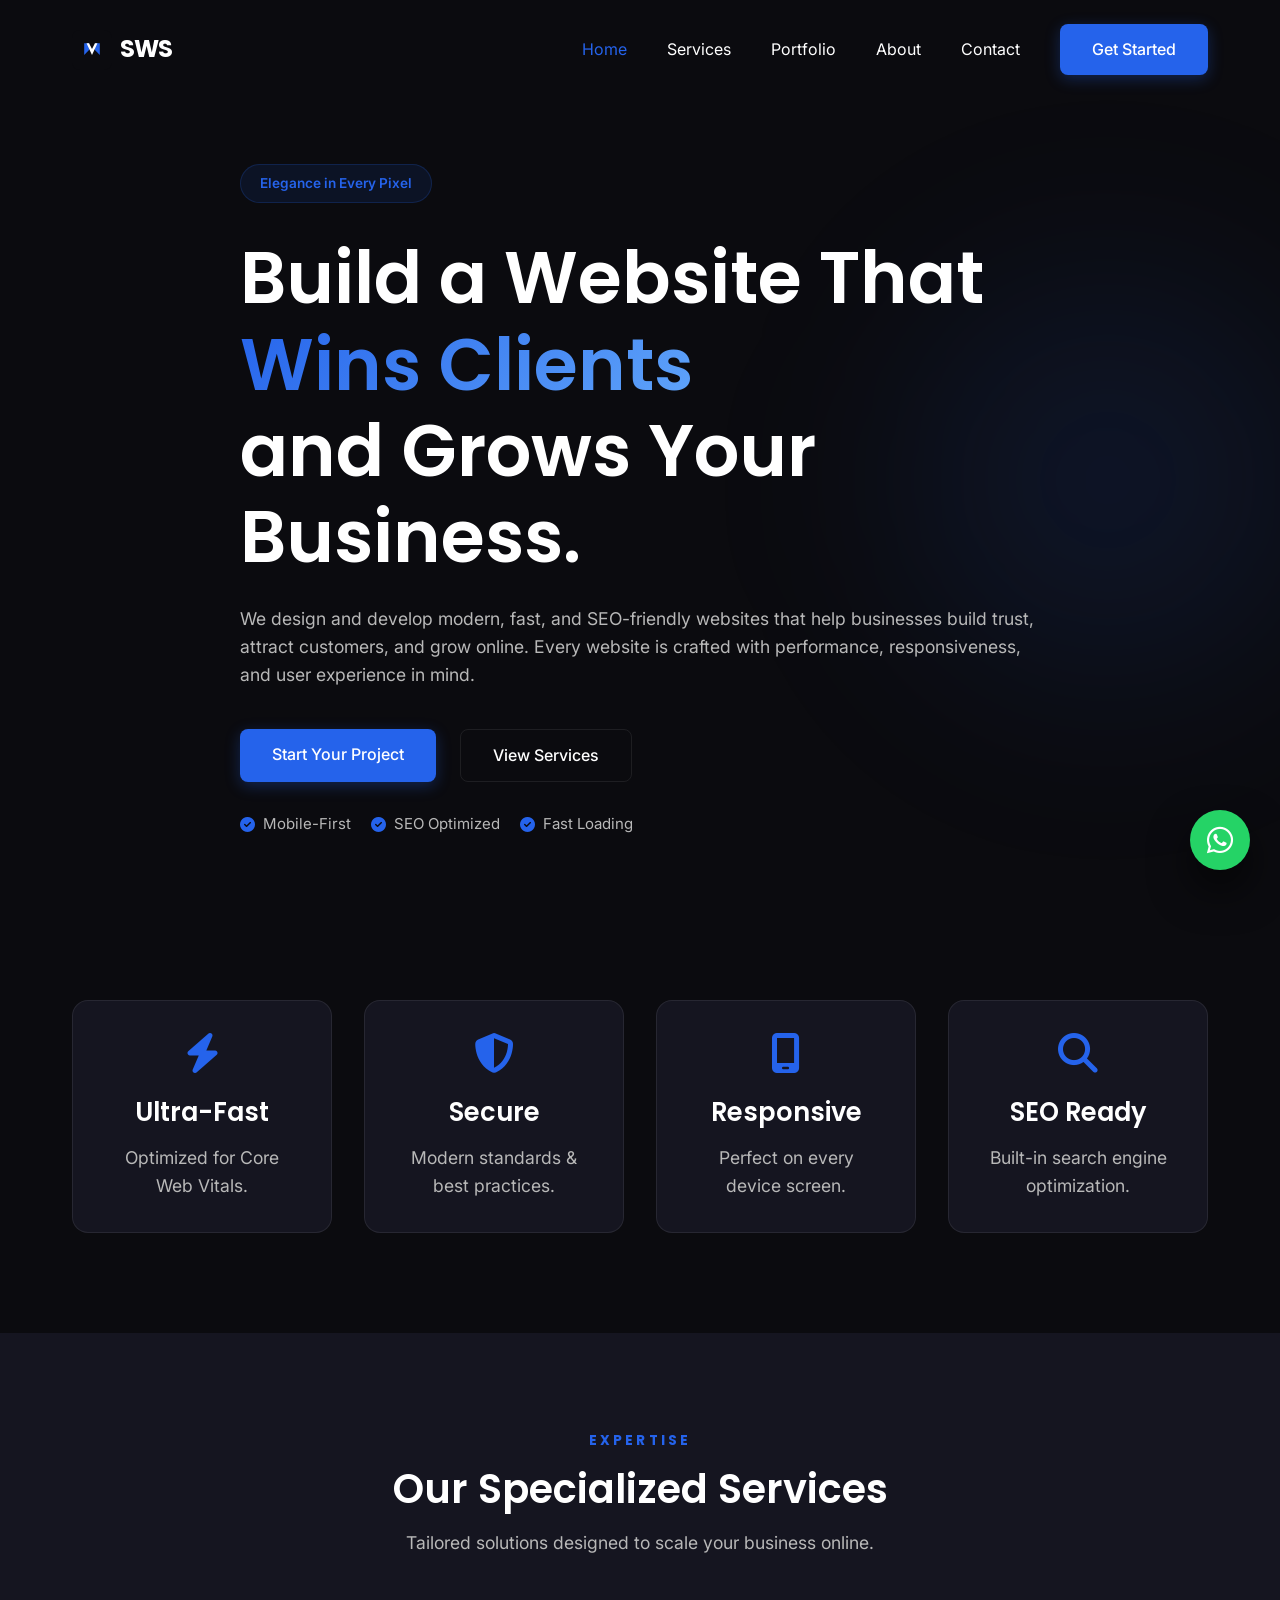
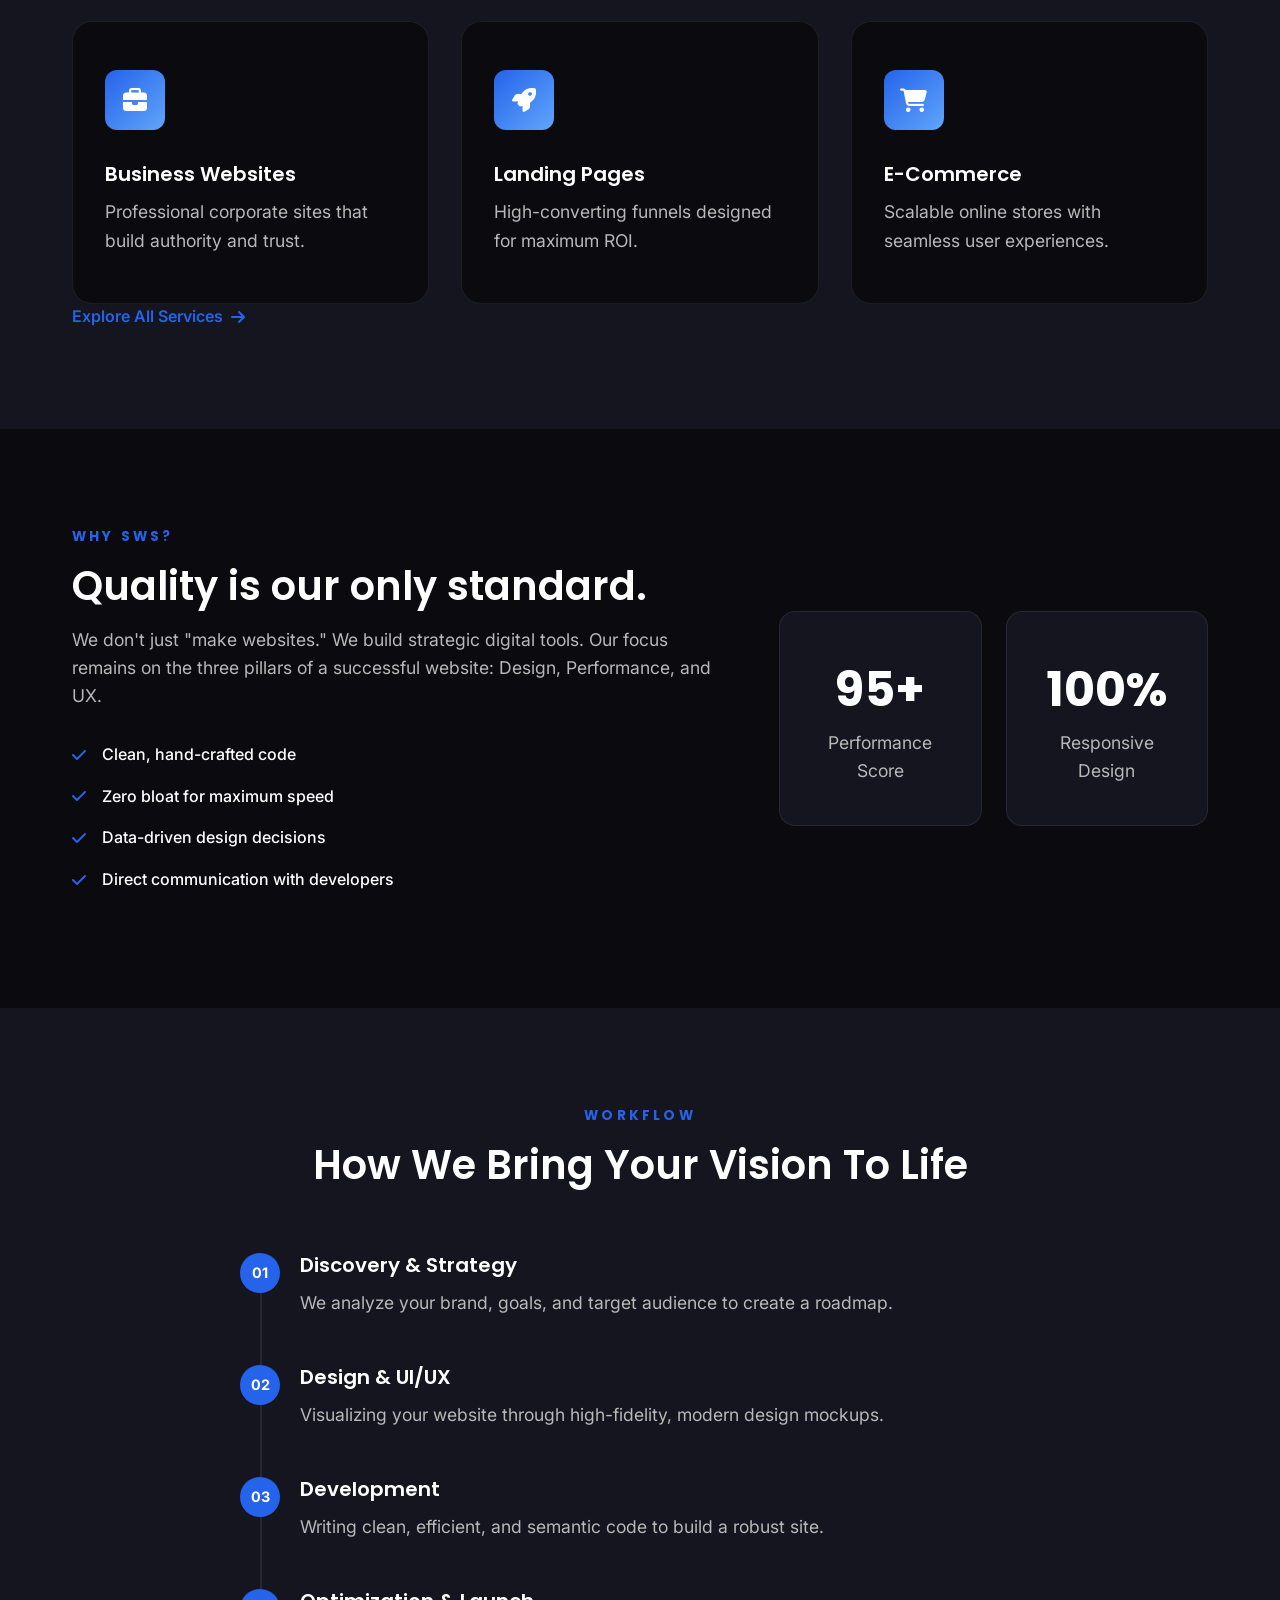
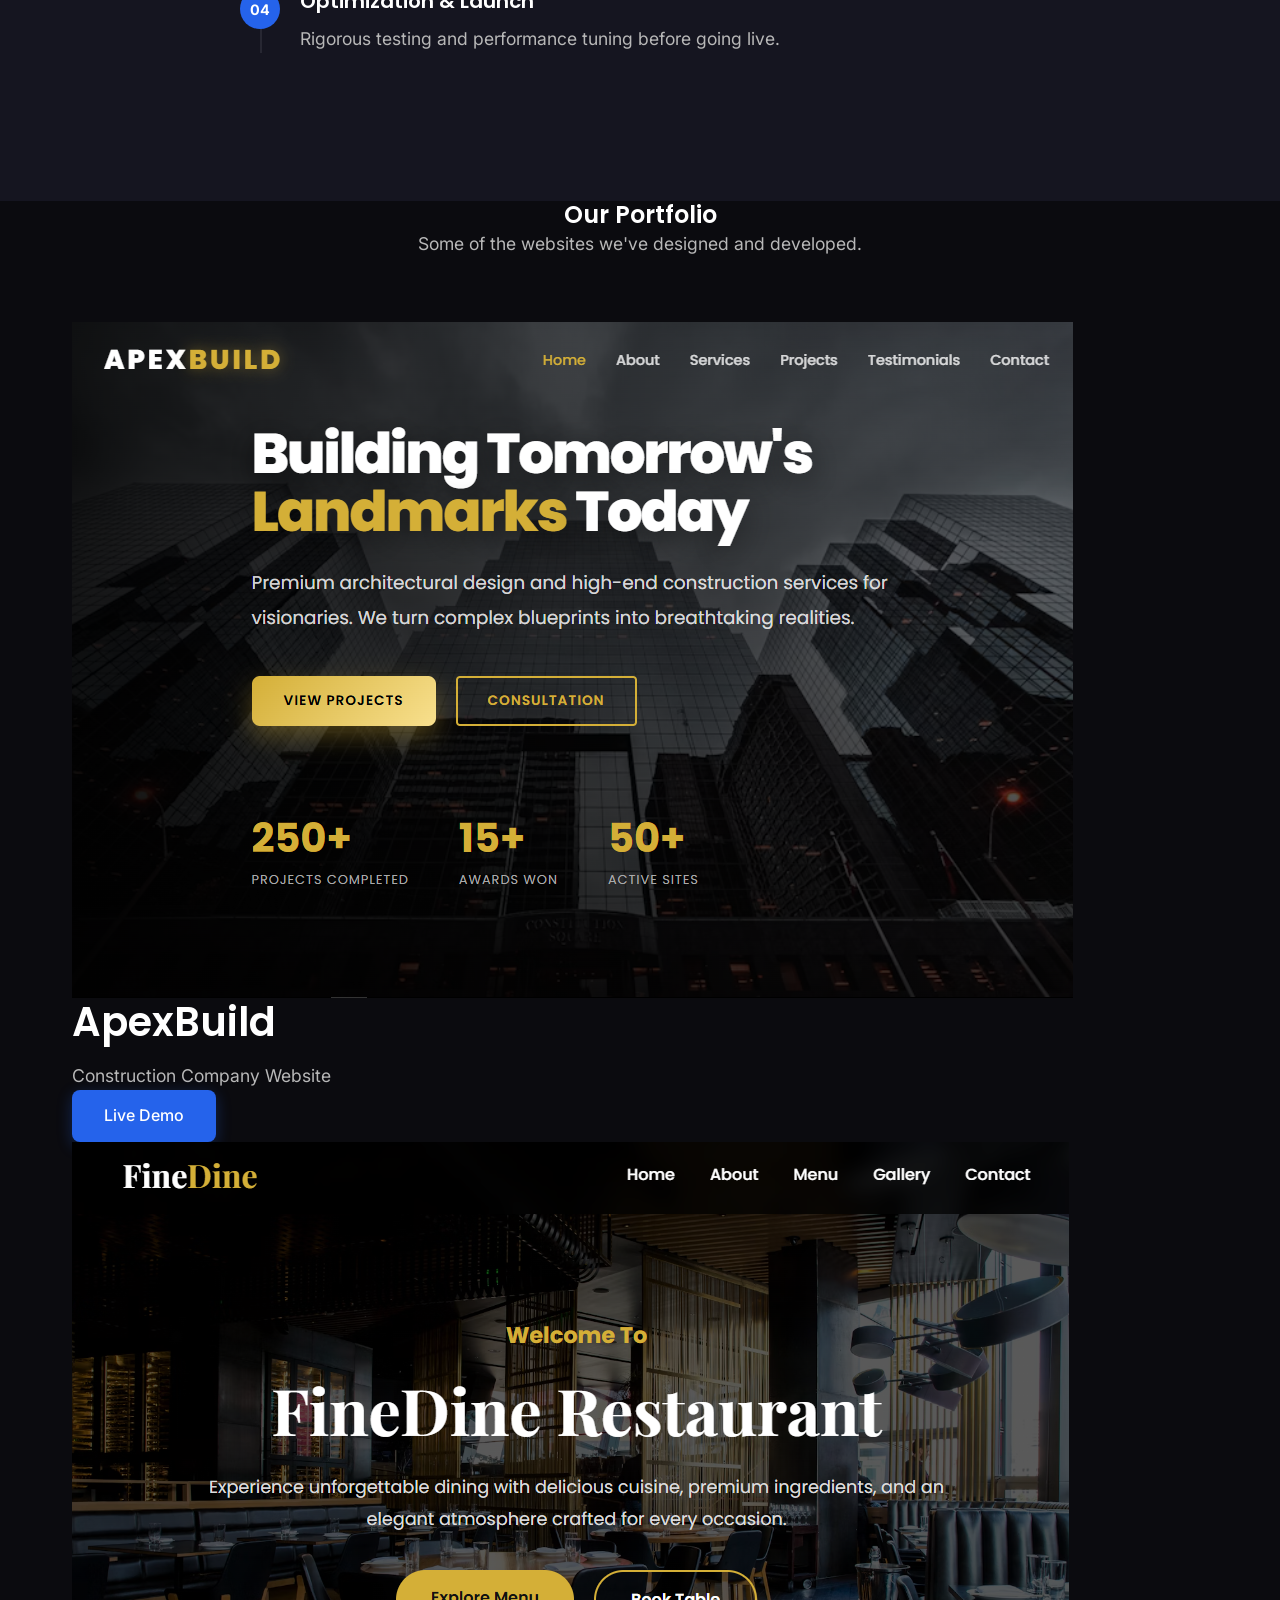
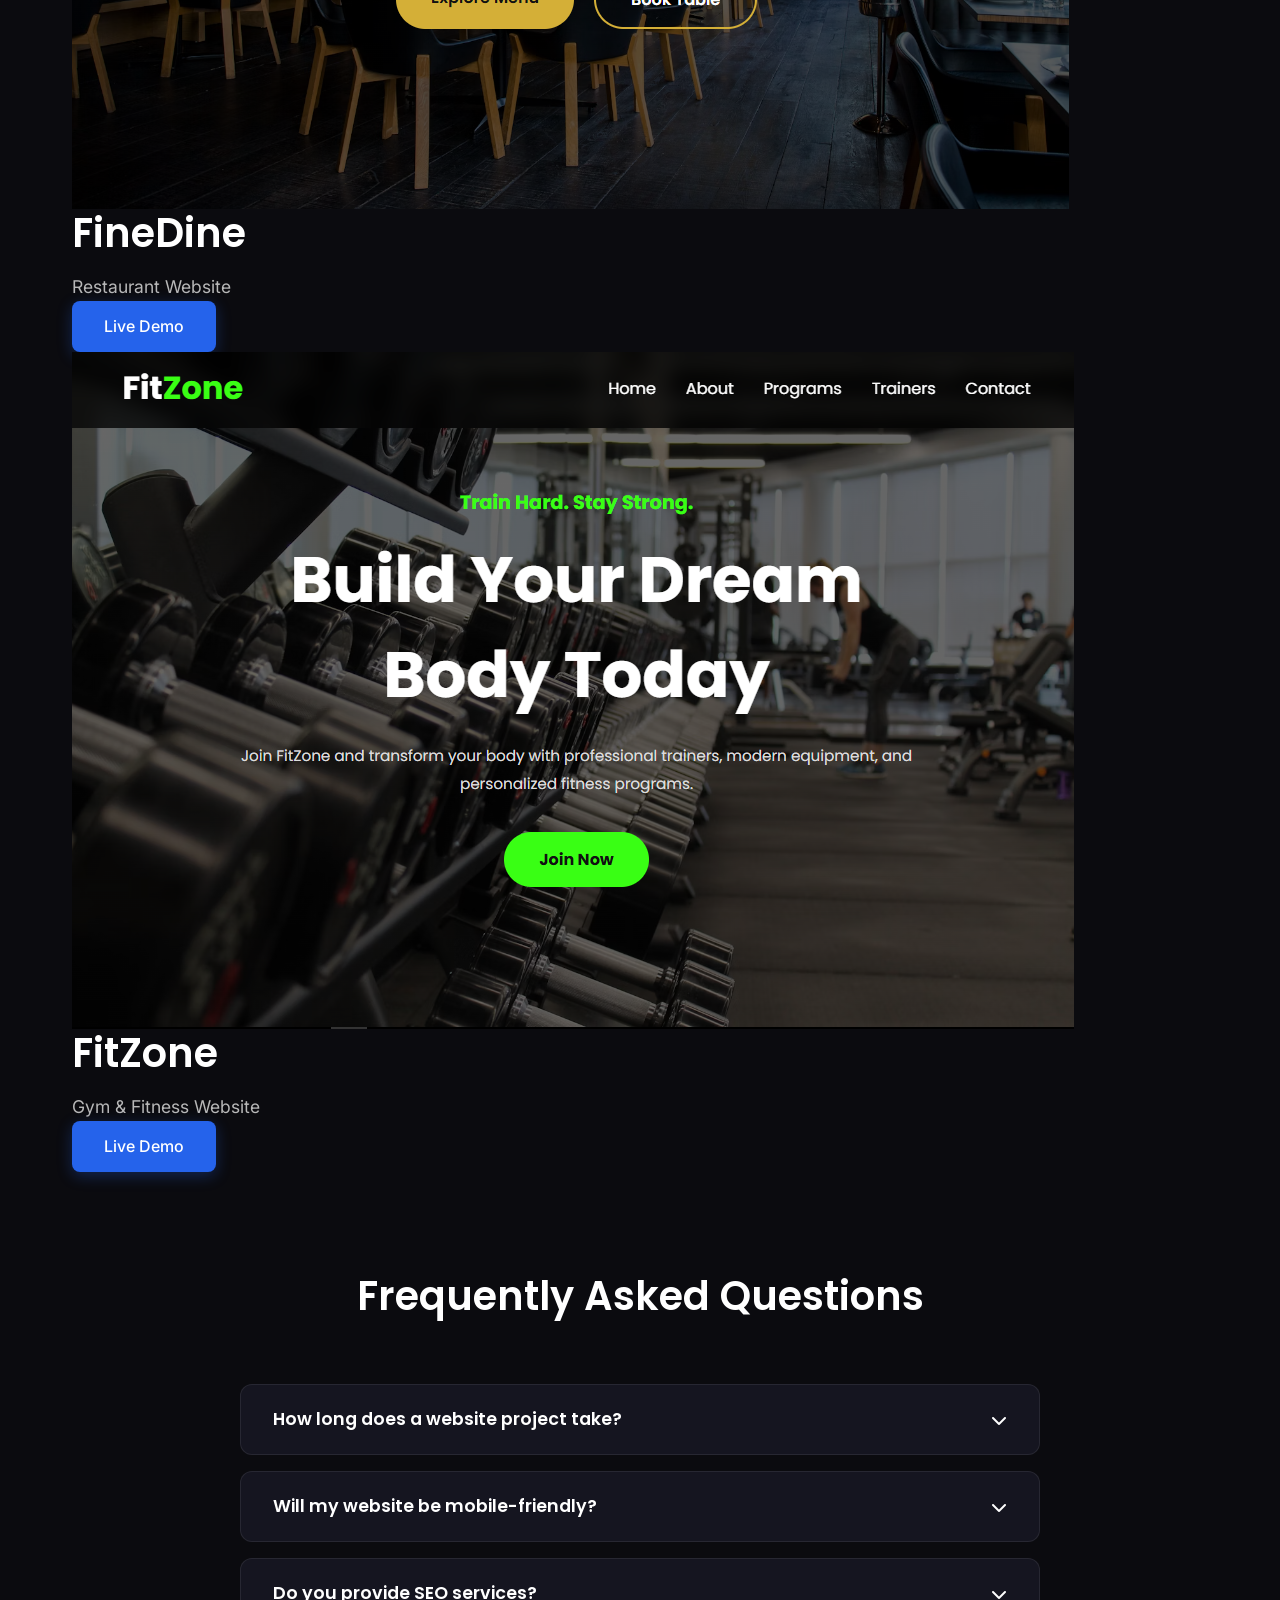
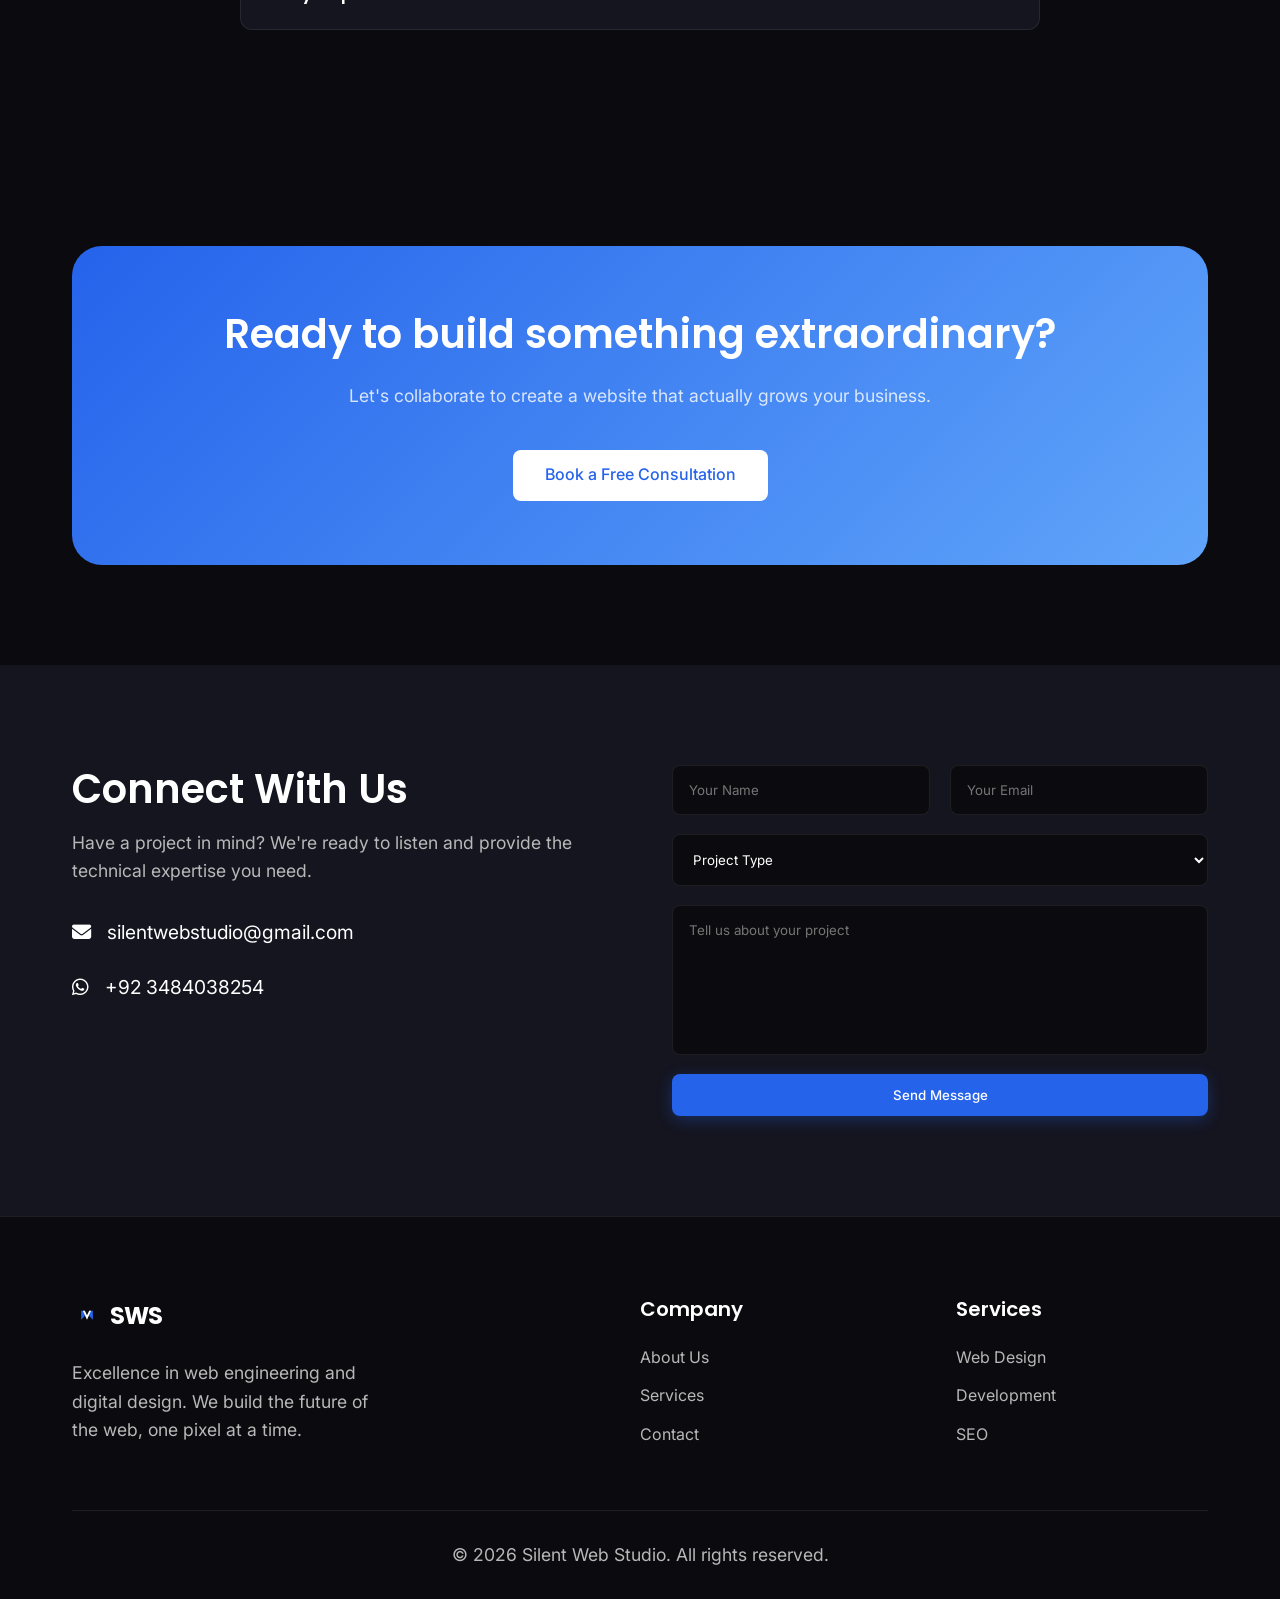
<file: index.html>
<!DOCTYPE html>
<html lang="en">
<head>
    <meta charset="UTF-8">
    <meta name="viewport" content="width=device-width, initial-scale=1.0">
    
    <!-- SEO Meta Tags -->
    <title>Silent Web Studio | Premium Web Design & Development Agency</title>
    <meta name="description" content="Elevate your digital presence with Silent Web Studio. We specialize in high-end, performance-driven web design, custom development, and SEO optimization for growing brands.">
    <meta name="keywords" content="Web Design Agency, Custom Web Development, SEO Optimization, Premium Websites, Silent Web Studio, UI/UX Design, Responsive Design">
    <link rel="canonical" href="#">

    <!-- Open Graph / Facebook -->
    <meta property="og:type" content="website">
    <meta property="og:url" content="#">
    <meta property="og:title" content="Silent Web Studio | Premium Web Design & Development">
    <meta property="og:description" content="Modern, fast, and high-converting websites tailored for startups and entrepreneurs. Quality over noise.">
    <meta property="og:image" content="images/og-image.jpg">

    <!-- Twitter -->
    <meta property="twitter:card" content="summary_large_image">
    <meta property="twitter:url" content="#">
    <meta property="twitter:title" content="Silent Web Studio | Premium Web Design & Development">
    <meta property="twitter:description" content="Modern, fast, and high-converting websites tailored for startups and entrepreneurs. Quality over noise.">
    <meta property="twitter:image" content="images/og-image.jpg">

    <!-- Favicon -->
    <link rel="apple-touch-icon" sizes="180x180" href="favicon/apple-touch-icon.png">
    <link rel="icon" type="image/png" sizes="32x32" href="favicon/favicon-32x32.png">
    <link rel="icon" type="image/png" sizes="16x16" href="favicon/favicon-16x16.png">

    <!-- Fonts -->
    <link rel="preconnect" href="https://fonts.googleapis.com">
    <link rel="preconnect" href="https://fonts.gstatic.com" crossorigin>
    <link href="https://fonts.googleapis.com/css2?family=Inter:wght@300;400;500;600&family=Poppins:wght@400;500;600;700&display=swap" rel="stylesheet">

    <!-- Font Awesome -->
    <link rel="stylesheet" href="https://cdnjs.cloudflare.com/ajax/libs/font-awesome/6.4.0/css/all.min.css">

    <!-- Main Stylesheet -->
    <link rel="stylesheet" href="style.css">

    <!-- Schema.org JSON-LD -->
    <script type="application/ld+json">
    {
      "@context": "https://schema.org",
      "@type": "ProfessionalService",
      "name": "Silent Web Studio",
      "image": "images-logo.svg",
      "@id": "",
      "url": "#",
      "telephone": "+923484038254",
      "address": {
        "@type": "PostalAddress",
        "streetAddress": "Main Office",
        "addressLocality": "Pakistan",
        "addressCountry": "PK"
      },
      "openingHoursSpecification": {
        "@type": "OpeningHoursSpecification",
        "dayOfWeek": [
          "Monday",
          "Tuesday",
          "Wednesday",
          "Thursday",
          "Friday"
        ],
        "opens": "09:00",
        "closes": "18:00"
      },
      "sameAs": [
        "https://wa.me/923484038254"
      ]
    }
    </script>
</head>
<body>

    <!-- Scroll Progress Bar -->
    <div id="scroll-progress"></div>

    <!-- Loading Screen -->
    <div id="loader">
        <div class="loader-content">
            <svg width="60" height="60" viewBox="0 0 100 100" fill="none" xmlns="http://www.w3.org/2000/svg">
                <path d="M20 50L40 70L80 30" stroke="#2563EB" stroke-width="8" stroke-linecap="round" stroke-linejoin="round"/>
            </svg>
            <p>Silent Web Studio</p>
        </div>
    </div>

    <!-- Sticky Navigation -->
    <header id="main-nav">
        <nav class="container">
          <a href="index.html" class="logo" aria-label="Silent Web Studio Home">
    <svg width="40" height="40" viewBox="0 0 512 512" fill="none" xmlns="http://www.w3.org/2000/svg">
      <rect width="512" height="512" rx="100" fill="#0B0B0F"/>
      <g transform="translate(56, 56) scale(2.5)">
        <path d="M40 45V105L65 80V45H40Z" fill="#2563EB"/>
        <path d="M120 45V105L95 80V45H120Z" fill="#2563EB"/>
        <path d="M65 45L80 75L95 45H108L80 105L52 45H65Z" fill="#FFFFFF"/>
      </g>
    </svg>
    <span class="logo-text">SWS</span>
</a>
         <ul class="nav-links">
    <li><a href="index.html" class="active">Home</a></li>
    <li><a href="#services-preview">Services</a></li>
    <li><a href="#portfolio">Portfolio</a></li>
    <li><a href="#why-choose-us">About</a></li>
    <li><a href="#contact-home">Contact</a></li>
    <li><a href="#contact-home" class="btn-primary">Get Started</a></li>
</ul>
            <div class="mobile-menu-toggle" aria-label="Toggle Menu">
                <span></span>
                <span></span>
                <span></span>
            </div>
        </nav>
    </header>

    <!-- Mobile Menu Overlay -->
    <div class="mobile-menu-overlay">
    <ul class="mobile-nav-links">
        <li><a href="index.html">Home</a></li>
       <li><a href="#services-preview">Services</a></li>
<li><a href="#portfolio">Portfolio</a></li>
<li><a href="#why-choose-us">About</a></li>
        <li><a href="#contact-home">Contact</a></li>
    </ul>
</div>

    <main>
        <!-- Hero Section -->
        <section id="hero" class="hero-section">
            <div class="container">
                <div class="hero-content fade-up">
                    <span class="badge">Elegance in Every Pixel</span>
                 <h1>
Build a Website That <span class="text-gradient">Wins Clients</span><br>
and Grows Your Business.
</h1>
                   <p>
We design and develop modern, fast, and SEO-friendly websites that help businesses build trust, attract customers, and grow online. Every website is crafted with performance, responsiveness, and user experience in mind.
</p>
                 <div class="hero-btns">
    <a href="#contact-home" class="btn-primary">Start Your Project</a>
    <a href="#services-preview" class="btn-secondary">View Services</a>
</div>

<div class="hero-trust">
    <span><i class="fas fa-check-circle"></i> Mobile-First</span>
    <span><i class="fas fa-check-circle"></i> SEO Optimized</span>
    <span><i class="fas fa-check-circle"></i> Fast Loading</span>
</div>
                </div>
            </div>
            <div class="hero-visual">
                <div class="glow-circle"></div>
            </div>
        </section>

        <!-- Trust Indicators -->
        <section id="trust-indicators" class="section">
            <div class="container">
                <div class="trust-grid">
                    <div class="trust-item fade-up">
                        <i class="fas fa-bolt"></i>
                        <h3>Ultra-Fast</h3>
                        <p>Optimized for Core Web Vitals.</p>
                    </div>
                    <div class="trust-item fade-up" data-delay="100">
                        <i class="fas fa-shield-halved"></i>
                        <h3>Secure</h3>
                        <p>Modern standards & best practices.</p>
                    </div>
                    <div class="trust-item fade-up" data-delay="200">
                        <i class="fas fa-mobile-screen"></i>
                        <h3>Responsive</h3>
                        <p>Perfect on every device screen.</p>
                    </div>
                    <div class="trust-item fade-up" data-delay="300">
                        <i class="fas fa-magnifying-glass"></i>
                        <h3>SEO Ready</h3>
                        <p>Built-in search engine optimization.</p>
                    </div>
                </div>
            </div>
        </section>

        <!-- Services Section -->
        <section id="services-preview" class="section bg-surface">
            <div class="container">
                <div class="section-header fade-up">
                    <h2 class="h-small">Expertise</h2>
                    <h3>Our Specialized Services</h3>
                    <p>Tailored solutions designed to scale your business online.</p>
                </div>
                <div class="services-grid">
                    <div class="service-card fade-up">
                        <div class="icon-box"><i class="fas fa-briefcase"></i></div>
                        <h4>Business Websites</h4>
                        <p>Professional corporate sites that build authority and trust.</p>
                    </div>
                    <div class="service-card fade-up">
                        <div class="icon-box"><i class="fas fa-rocket"></i></div>
                        <h4>Landing Pages</h4>
                        <p>High-converting funnels designed for maximum ROI.</p>
                    </div>
                    <div class="service-card fade-up">
                        <div class="icon-box"><i class="fas fa-shopping-cart"></i></div>
                        <h4>E-Commerce</h4>
                        <p>Scalable online stores with seamless user experiences.</p>
                    </div>
                </div>
                <div class="center-btn fade-up">
                  <a href="#services-preview" class="btn-text">Explore All Services <i class="fas fa-arrow-right"></i></a>
                </div>
            </div>
        </section>

        <!-- Why Choose Us -->
        <section id="why-choose-us" class="section">
            <div class="container flex-grid">
                <div class="content-side fade-up">
                    <h2 class="h-small">Why SWS?</h2>
                    <h3>Quality is our only standard.</h3>
                    <p>We don't just "make websites." We build strategic digital tools. Our focus remains on the three pillars of a successful website: Design, Performance, and UX.</p>
                    <ul class="check-list">
                        <li><i class="fas fa-check"></i> Clean, hand-crafted code</li>
                        <li><i class="fas fa-check"></i> Zero bloat for maximum speed</li>
                        <li><i class="fas fa-check"></i> Data-driven design decisions</li>
                        <li><i class="fas fa-check"></i> Direct communication with developers</li>
                    </ul>
                </div>
                <div class="stats-side fade-up">
                    <div class="stat-box">
                        <span class="counter" data-target="95">0</span><span class="plus">+</span>
                        <p>Performance Score</p>
                    </div>
                    <div class="stat-box">
                        <span class="counter" data-target="100">0</span><span class="percent">%</span>
                        <p>Responsive Design</p>
                    </div>
                </div>
            </div>
        </section>

        <!-- Development Process -->
        <section id="process" class="section bg-surface">
            <div class="container">
                <div class="section-header fade-up">
                    <h2 class="h-small">Workflow</h2>
                    <h3>How We Bring Your Vision To Life</h3>
                </div>
                <div class="timeline">
                    <div class="timeline-item fade-up">
                        <div class="t-number">01</div>
                        <div class="t-content">
                            <h4>Discovery & Strategy</h4>
                            <p>We analyze your brand, goals, and target audience to create a roadmap.</p>
                        </div>
                    </div>
                    <div class="timeline-item fade-up">
                        <div class="t-number">02</div>
                        <div class="t-content">
                            <h4>Design & UI/UX</h4>
                            <p>Visualizing your website through high-fidelity, modern design mockups.</p>
                        </div>
                    </div>
                    <div class="timeline-item fade-up">
                        <div class="t-number">03</div>
                        <div class="t-content">
                            <h4>Development</h4>
                            <p>Writing clean, efficient, and semantic code to build a robust site.</p>
                        </div>
                    </div>
                    <div class="timeline-item fade-up">
                        <div class="t-number">04</div>
                        <div class="t-content">
                            <h4>Optimization & Launch</h4>
                            <p>Rigorous testing and performance tuning before going live.</p>
                        </div>
                    </div>
                </div>
            </div>
        </section>

        <!-- Portfolio Section -->
<section id="portfolio" class="portfolio section-padding bg-dark">
    <div class="container">

        <div class="section-header">
            <h2>Our Portfolio</h2>
            <p>Some of the websites we've designed and developed.</p>
        </div>

        <div class="portfolio-grid">

            <div class="portfolio-card">
                <img src="images/apexbuild.jpg.png" alt="ApexBuild Website">
                <h3>ApexBuild</h3>
                <p>Construction Company Website</p>
                <a href="https://silentwebstudio.github.io/apexbuild-website/" target="_blank" class="btn btn-primary">
                    Live Demo
                </a>
            </div>

            <div class="portfolio-card">
                <img src="images/finedine.jpg.png" alt="FineDine Website">
                <h3>FineDine</h3>
                <p>Restaurant Website</p>
                <a href="https://silentwebstudio.github.io/finedine-website/" target="_blank" class="btn btn-primary">
                    Live Demo
                </a>
            </div>

            <div class="portfolio-card">
                <img src="images/fitzone.jpg.png" alt="FitZone Website">
                <h3>FitZone</h3>
                <p>Gym & Fitness Website</p>
                <a href="https://silentwebstudio.github.io/fitzone-website/" target="_blank" class="btn btn-primary">
                    Live Demo
                </a>
            </div>

        </div>

    </div>
</section>

        <!-- FAQ Section -->
        <section id="faq" class="section">
            <div class="container">
                <div class="section-header fade-up">
                    <h3>Frequently Asked Questions</h3>
                </div>
                <div class="faq-accordion">
                    <div class="faq-item fade-up">
                        <div class="faq-question">
                            <h4>How long does a website project take?</h4>
                            <i class="fas fa-chevron-down"></i>
                        </div>
                        <div class="faq-answer">
                            <p>Timeline varies by complexity. A standard business website usually takes 2-4 weeks, while custom e-commerce platforms may take longer.</p>
                        </div>
                    </div>
                    <div class="faq-item fade-up">
                        <div class="faq-question">
                            <h4>Will my website be mobile-friendly?</h4>
                            <i class="fas fa-chevron-down"></i>
                        </div>
                        <div class="faq-answer">
                            <p>Absolutely. Every project we deliver is built with a mobile-first approach, ensuring seamless performance across all screen sizes.</p>
                        </div>
                    </div>
                    <div class="faq-item fade-up">
                        <div class="faq-question">
                            <h4>Do you provide SEO services?</h4>
                            <i class="fas fa-chevron-down"></i>
                        </div>
                        <div class="faq-answer">
                            <p>Yes, all our websites are built with SEO-friendly architecture. We also offer advanced SEO optimization to help you rank higher.</p>
                        </div>
                    </div>
                </div>
            </div>
        </section>

        <!-- Call To Action -->
        <section id="cta-bar" class="section">
            <div class="container">
                <div class="cta-card fade-up">
                    <h3>Ready to build something extraordinary?</h3>
                    <p>Let's collaborate to create a website that actually grows your business.</p>
                    <a href="#contact-home" class="btn-primary">Book a Free Consultation</a>
                </div>
            </div>
        </section>

        <!-- Professional Contact Section -->
        <section id="contact-home" class="section bg-surface">
            <div class="container">
                <div class="contact-wrapper">
                    <div class="contact-info fade-up">
                        <h3>Connect With Us</h3>
                        <p>Have a project in mind? We're ready to listen and provide the technical expertise you need.</p>
                        <div class="contact-details">
                            <a href="mailto:silentwebstudio@gmail.com"><i class="fas fa-envelope"></i> silentwebstudio@gmail.com</a>
                            <a href="https://wa.me/923484038254"><i class="fab fa-whatsapp"></i> +92 3484038254</a>
                        </div>
                    </div>
                    <div class="contact-form-container fade-up">
                        <form action="https://formspree.io/f/xqerdjgp" method="POST" id="home-form">
                            <div class="form-row">
                                <input type="text" name="name" placeholder="Your Name" required>
                                <input type="email" name="email" placeholder="Your Email" required>
                            </div>
                            <select name="project_type" required>
                                <option value="" disabled selected>Project Type</option>
                                <option value="Business Website">Business Website</option>
                                <option value="Landing Page">Landing Page</option>
                                <option value="E-Commerce">E-Commerce</option>
                                <option value="Redesign">Website Redesign</option>
                                <option value="Other">Other</option>
                            </select>
                            <textarea name="message" placeholder="Tell us about your project" required></textarea>
                            <button type="submit" class="btn-primary full-width">Send Message</button>
                        </form>
                    </div>
                </div>
            </div>
        </section>
    </main>

    <!-- Footer -->
    <footer id="footer">
        <div class="container">
            <div class="footer-grid">
                <div class="footer-brand">
                 <div class="logo">
    <svg width="30" height="30" viewBox="0 0 512 512" fill="none" xmlns="http://www.w3.org/2000/svg">
      <rect width="512" height="512" rx="100" fill="#0B0B0F"/>
      <g transform="translate(56, 56) scale(2.5)">
        <path d="M40 45V105L65 80V45H40Z" fill="#2563EB"/>
        <path d="M120 45V105L95 80V45H120Z" fill="#2563EB"/>
        <path d="M65 45L80 75L95 45H108L80 105L52 45H65Z" fill="#FFFFFF"/>
      </g>
    </svg>
    <span class="logo-text">SWS</span>
</div>
                    <p>Excellence in web engineering and digital design. We build the future of the web, one pixel at a time.</p>
                </div>
                <div class="footer-links">
    <h4>Company</h4>
    <ul>
        <li><a href="#why-choose-us">About Us</a></li>
        <li><a href="#services-preview">Services</a></li>
        <li><a href="#contact-home">Contact</a></li>
    </ul>
</div>
              <div class="footer-links">
    <h4>Services</h4>
    <ul>
        <li><a href="#services-preview">Web Design</a></li>
        <li><a href="#services-preview">Development</a></li>
        <li><a href="#services-preview">SEO</a></li>
    </ul>
</div>
            </div>
            <div class="footer-bottom">
                <p>&copy; <span id="year"></span> Silent Web Studio. All rights reserved.</p>
            </div>
        </div>
    </footer>

    <!-- Floating WhatsApp Button -->
    <a href="https://wa.me/923484038254" class="whatsapp-float" target="_blank" aria-label="Chat on WhatsApp">
        <i class="fab fa-whatsapp"></i>
    </a>

    <!-- Back to Top -->
    <button id="back-to-top" aria-label="Back to Top">
        <i class="fas fa-arrow-up"></i>
    </button>

    <!-- Main JavaScript -->
    <script src="script.js"></script>
    <script>
        document.getElementById('year').textContent = new Date().getFullYear();
    </script>
</body>
</html>
</file>
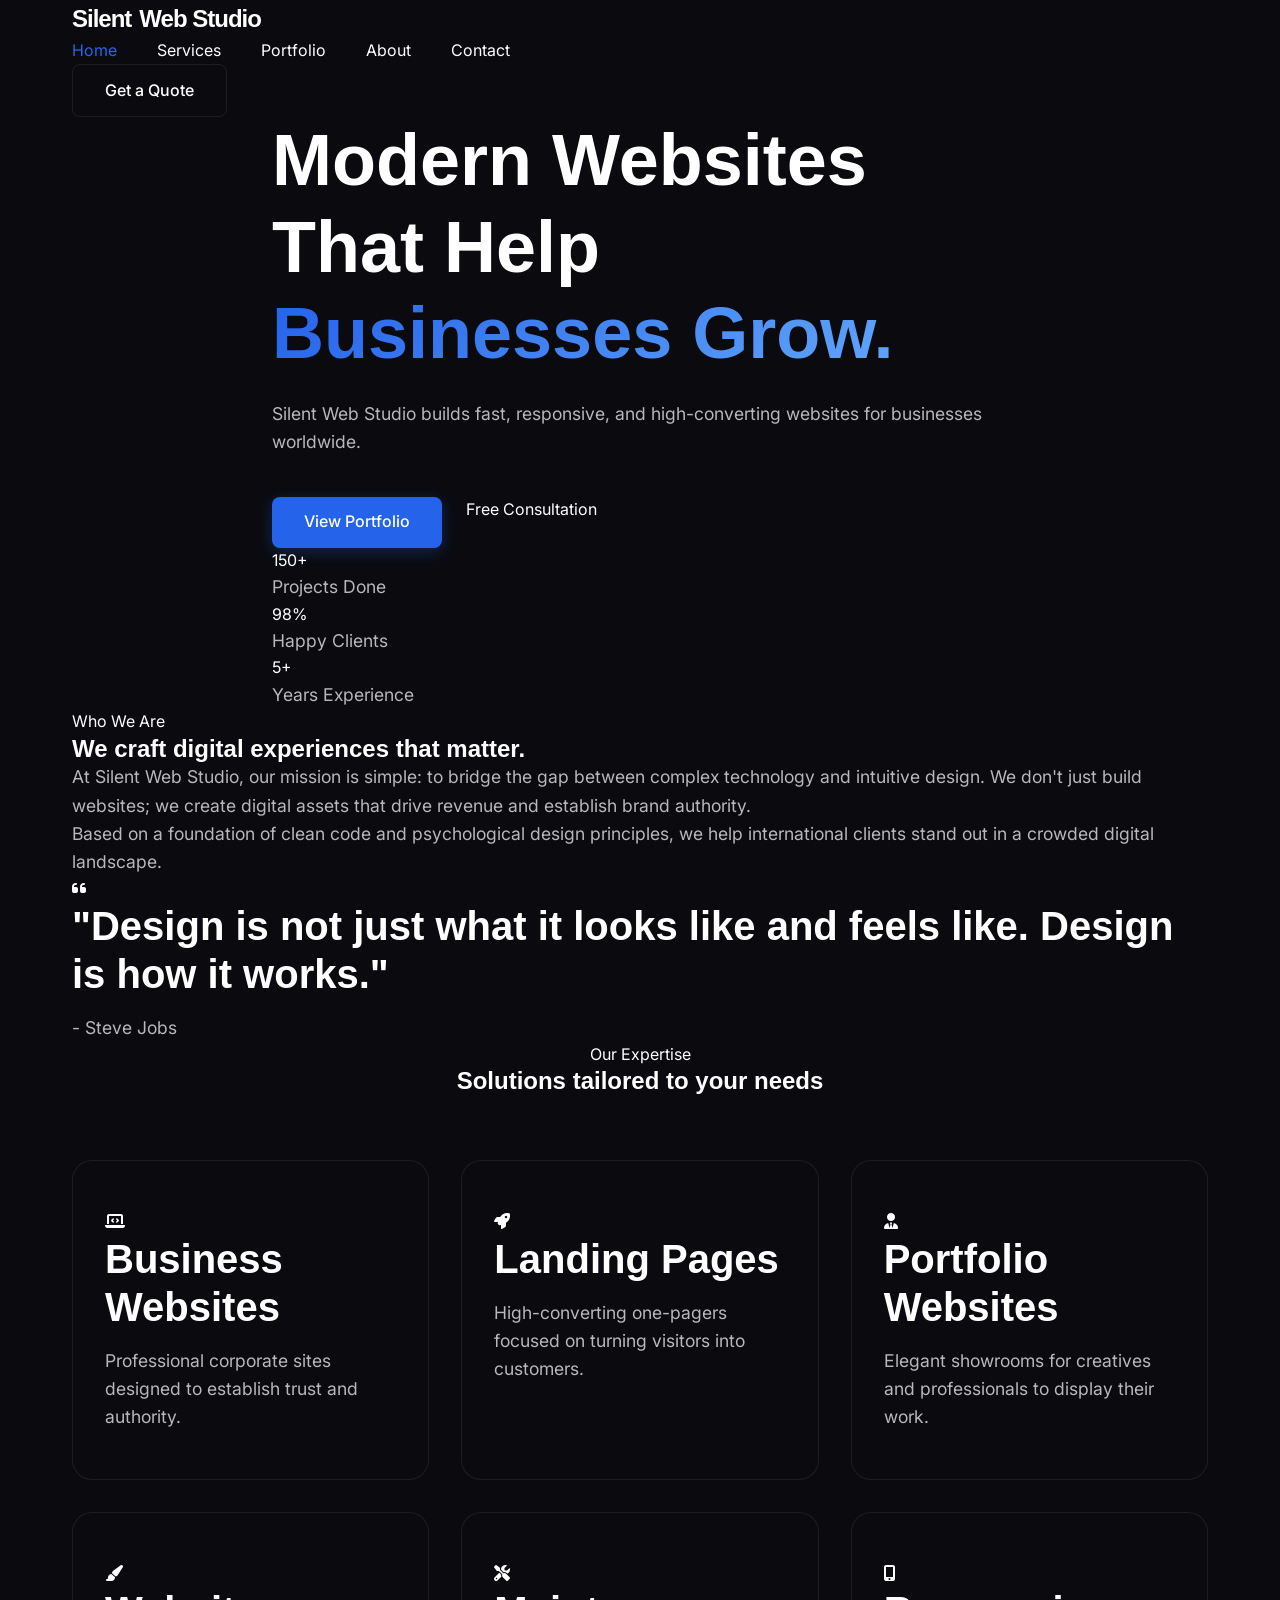
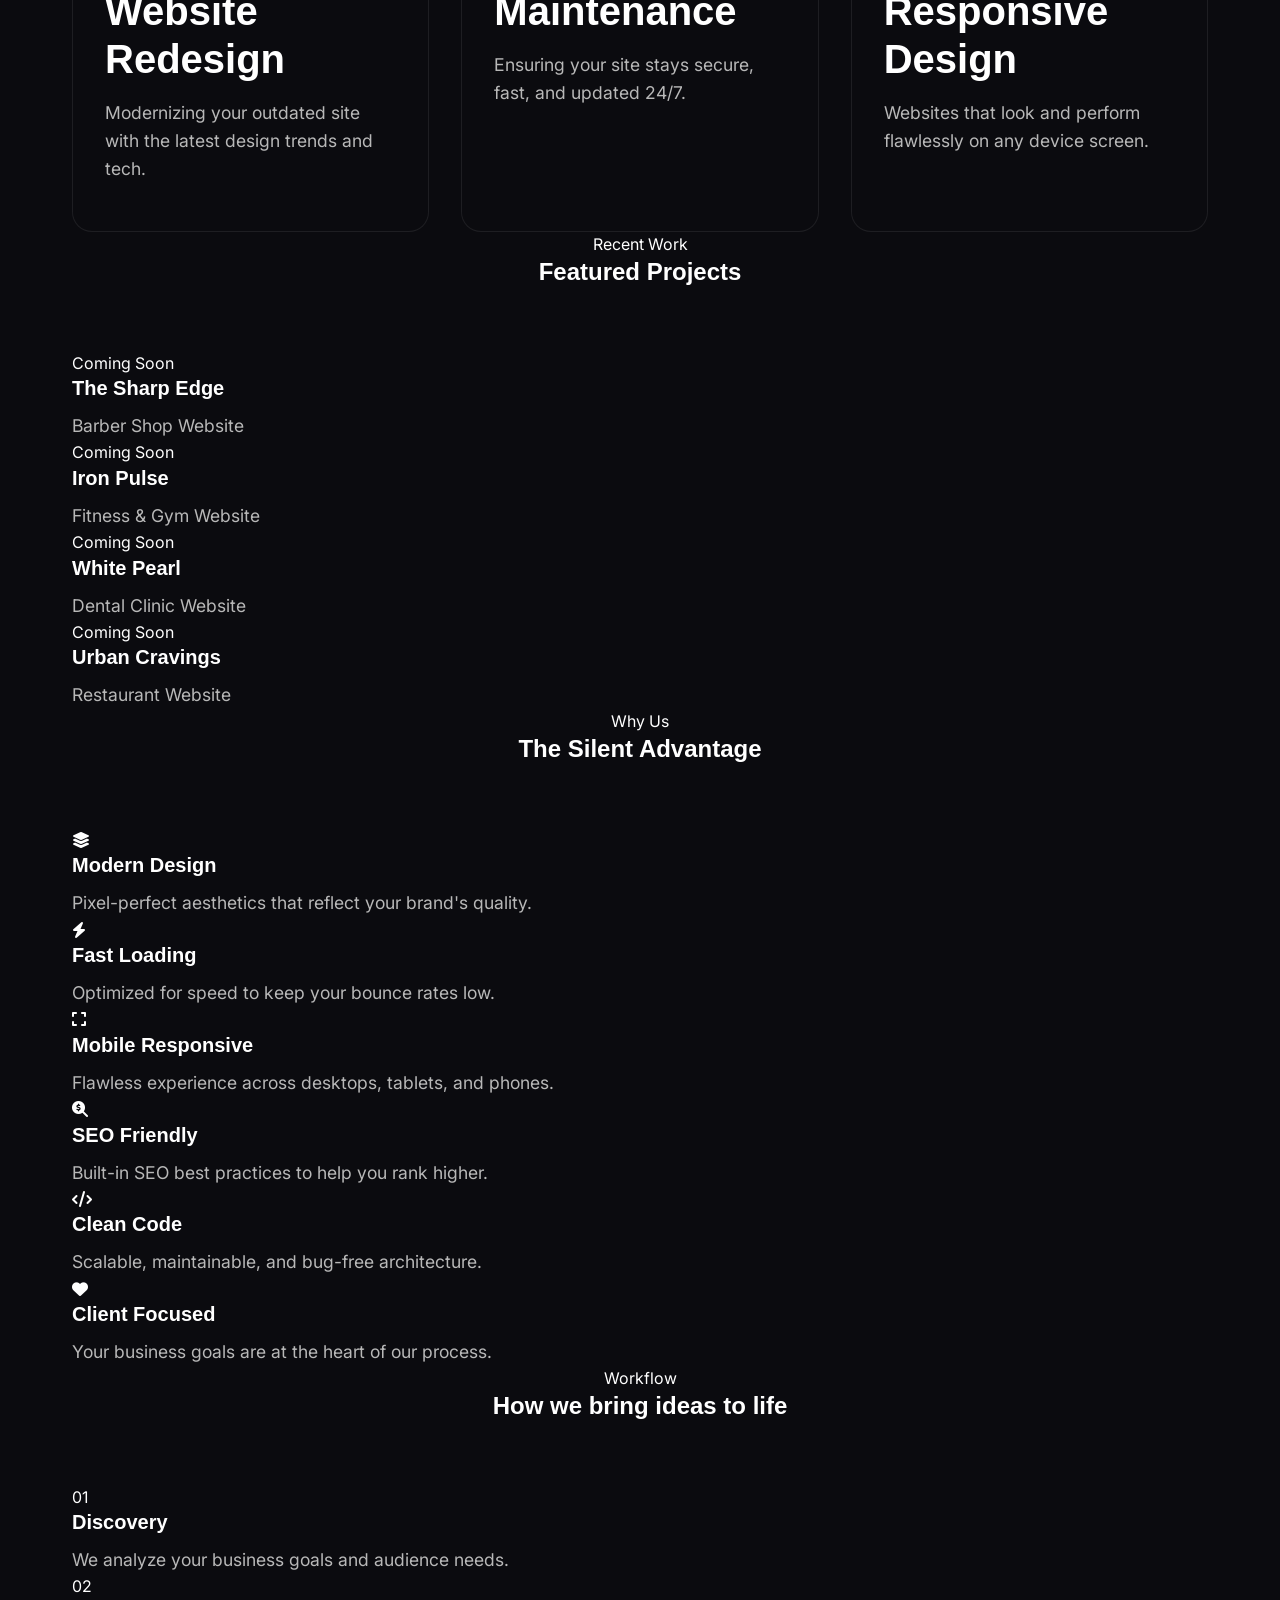
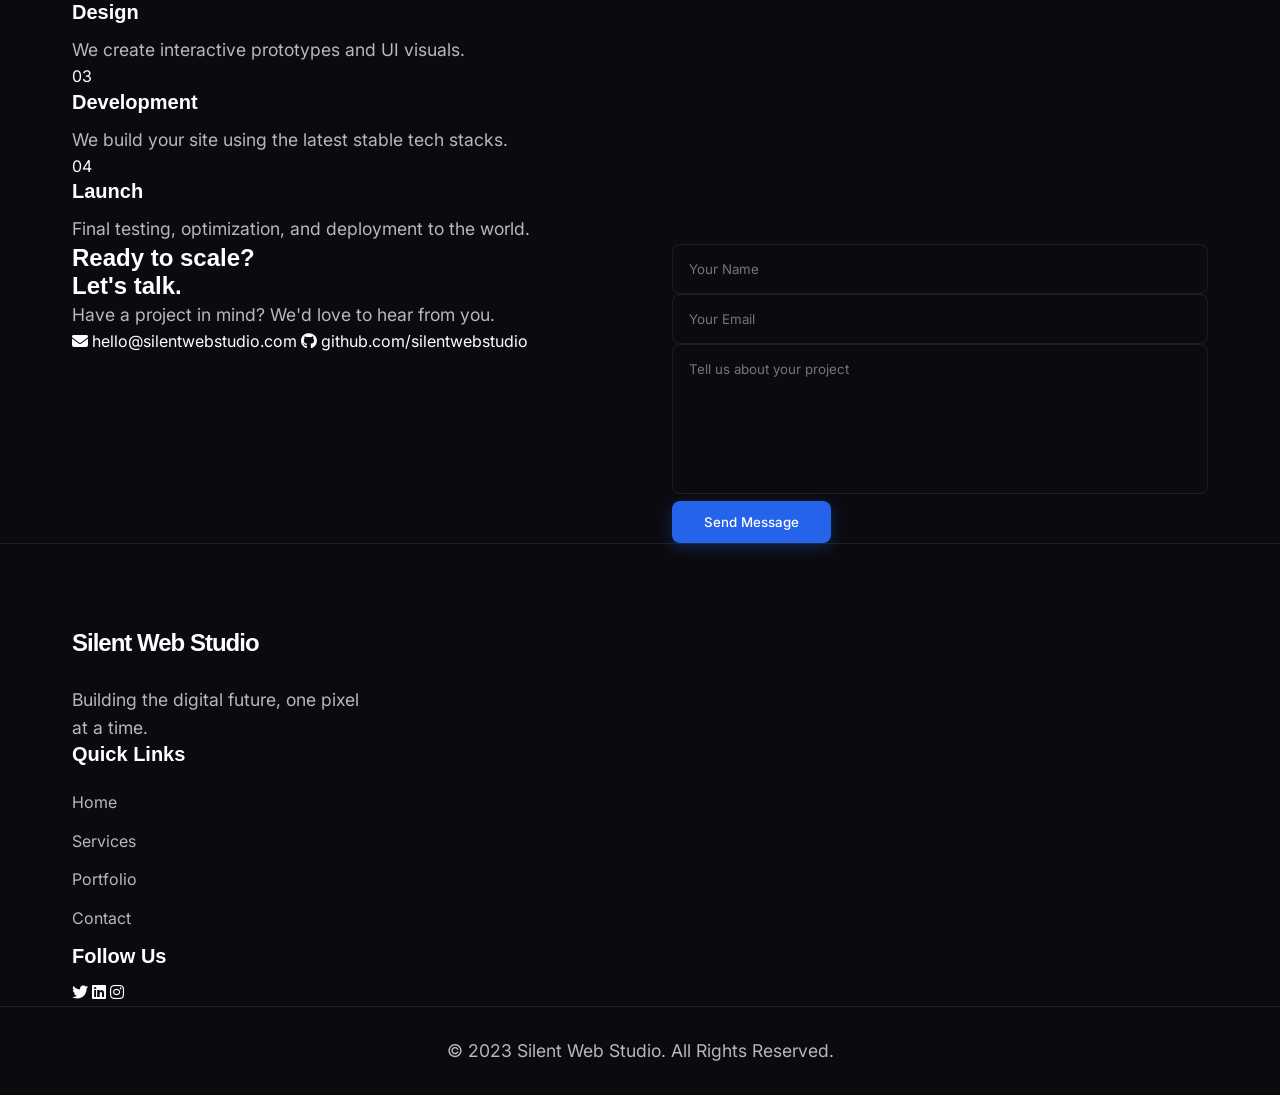
<file: ai_studio_code.html>
<!DOCTYPE html>
<html lang="en">
<head>
    <meta charset="UTF-8">
    <meta name="viewport" content="width=device-width, initial-scale=1.0">
    <title>Silent Web Studio | Premium Web Development Agency</title>
    <meta name="description" content="Modern websites that help businesses grow. Silent Web Studio builds fast, responsive, and high-converting websites.">
    <!-- Google Fonts -->
    <link rel="preconnect" href="https://fonts.googleapis.com">
    <link rel="preconnect" href="https://fonts.gstatic.com" crossorigin>
    <link href="https://fonts.googleapis.com/css2?family=Inter:wght@300;400;600;700;800&display=swap" rel="stylesheet">
    <!-- Font Awesome for Icons -->
    <link rel="stylesheet" href="https://cdnjs.cloudflare.com/ajax/libs/font-awesome/6.4.0/css/all.min.css">
    <link rel="stylesheet" href="style.css">
</head>
<body>

    <!-- Progress Bar -->
    <div id="progress-container">
        <div id="progress-bar"></div>
    </div>

    <!-- Navigation -->
    <header>
        <nav class="container">
            <div class="logo">
                <span class="accent">Silent</span> Web Studio
            </div>
            <ul class="nav-links">
                <li><a href="#home" class="active">Home</a></li>
                <li><a href="#services">Services</a></li>
                <li><a href="#portfolio">Portfolio</a></li>
                <li><a href="#about">About</a></li>
                <li><a href="#contact">Contact</a></li>
            </ul>
            <div class="nav-btns">
                <a href="#contact" class="btn-secondary">Get a Quote</a>
                <div class="burger">
                    <div class="line1"></div>
                    <div class="line2"></div>
                    <div class="line3"></div>
                </div>
            </div>
        </nav>
    </header>

    <main>
        <!-- Hero Section -->
        <section id="home" class="hero">
            <div class="hero-bg">
                <div class="blob"></div>
                <div class="blob"></div>
            </div>
            <div class="container hero-content">
                <h1 class="reveal">Modern Websites That Help <span class="text-gradient">Businesses Grow.</span></h1>
                <p class="reveal">Silent Web Studio builds fast, responsive, and high-converting websites for businesses worldwide.</p>
                <div class="hero-btns reveal">
                    <a href="#portfolio" class="btn-primary">View Portfolio</a>
                    <a href="#contact" class="btn-outline">Free Consultation</a>
                </div>
                <div class="hero-stats reveal">
                    <div class="stat">
                        <span class="counter" data-target="150">0</span>+
                        <p>Projects Done</p>
                    </div>
                    <div class="stat">
                        <span class="counter" data-target="98">0</span>%
                        <p>Happy Clients</p>
                    </div>
                    <div class="stat">
                        <span class="counter" data-target="5">0</span>+
                        <p>Years Experience</p>
                    </div>
                </div>
            </div>
        </section>

        <!-- About Section -->
        <section id="about" class="about">
            <div class="container grid-2">
                <div class="about-text reveal">
                    <span class="tag">Who We Are</span>
                    <h2>We craft digital experiences that <span class="accent">matter.</span></h2>
                    <p>At Silent Web Studio, our mission is simple: to bridge the gap between complex technology and intuitive design. We don't just build websites; we create digital assets that drive revenue and establish brand authority.</p>
                    <p>Based on a foundation of clean code and psychological design principles, we help international clients stand out in a crowded digital landscape.</p>
                </div>
                <div class="about-image reveal">
                    <div class="glass-card">
                        <i class="fas fa-quote-left"></i>
                        <h3>"Design is not just what it looks like and feels like. Design is how it works."</h3>
                        <p>- Steve Jobs</p>
                    </div>
                </div>
            </div>
        </section>

        <!-- Services Section -->
        <section id="services" class="services">
            <div class="container">
                <div class="section-header reveal">
                    <span class="tag">Our Expertise</span>
                    <h2>Solutions tailored to your needs</h2>
                </div>
                <div class="services-grid">
                    <div class="service-card reveal">
                        <i class="fas fa-laptop-code"></i>
                        <h3>Business Websites</h3>
                        <p>Professional corporate sites designed to establish trust and authority.</p>
                    </div>
                    <div class="service-card reveal">
                        <i class="fas fa-rocket"></i>
                        <h3>Landing Pages</h3>
                        <p>High-converting one-pagers focused on turning visitors into customers.</p>
                    </div>
                    <div class="service-card reveal">
                        <i class="fas fa-user-tie"></i>
                        <h3>Portfolio Websites</h3>
                        <p>Elegant showrooms for creatives and professionals to display their work.</p>
                    </div>
                    <div class="service-card reveal">
                        <i class="fas fa-paint-brush"></i>
                        <h3>Website Redesign</h3>
                        <p>Modernizing your outdated site with the latest design trends and tech.</p>
                    </div>
                    <div class="service-card reveal">
                        <i class="fas fa-tools"></i>
                        <h3>Maintenance</h3>
                        <p>Ensuring your site stays secure, fast, and updated 24/7.</p>
                    </div>
                    <div class="service-card reveal">
                        <i class="fas fa-mobile-alt"></i>
                        <h3>Responsive Design</h3>
                        <p>Websites that look and perform flawlessly on any device screen.</p>
                    </div>
                </div>
            </div>
        </section>

        <!-- Portfolio Section -->
        <section id="portfolio" class="portfolio">
            <div class="container">
                <div class="section-header reveal">
                    <span class="tag">Recent Work</span>
                    <h2>Featured Projects</h2>
                </div>
                <div class="portfolio-grid">
                    <div class="project-card reveal">
                        <div class="project-img" style="background-image: url('https://images.unsplash.com/photo-1503951914875-452162b0f3f1?auto=format&fit=crop&w=800&q=80')">
                            <div class="project-overlay"><span>Coming Soon</span></div>
                        </div>
                        <div class="project-info">
                            <h4>The Sharp Edge</h4>
                            <p>Barber Shop Website</p>
                        </div>
                    </div>
                    <div class="project-card reveal">
                        <div class="project-img" style="background-image: url('https://images.unsplash.com/photo-1534438327276-14e5300c3a48?auto=format&fit=crop&w=800&q=80')">
                            <div class="project-overlay"><span>Coming Soon</span></div>
                        </div>
                        <div class="project-info">
                            <h4>Iron Pulse</h4>
                            <p>Fitness & Gym Website</p>
                        </div>
                    </div>
                    <div class="project-card reveal">
                        <div class="project-img" style="background-image: url('https://images.unsplash.com/photo-1629909613654-28e377c37b09?auto=format&fit=crop&w=800&q=80')">
                            <div class="project-overlay"><span>Coming Soon</span></div>
                        </div>
                        <div class="project-info">
                            <h4>White Pearl</h4>
                            <p>Dental Clinic Website</p>
                        </div>
                    </div>
                    <div class="project-card reveal">
                        <div class="project-img" style="background-image: url('https://images.unsplash.com/photo-1517248135467-4c7edcad34c4?auto=format&fit=crop&w=800&q=80')">
                            <div class="project-overlay"><span>Coming Soon</span></div>
                        </div>
                        <div class="project-info">
                            <h4>Urban Cravings</h4>
                            <p>Restaurant Website</p>
                        </div>
                    </div>
                </div>
            </div>
        </section>

        <!-- Why Choose Us -->
        <section class="why-us">
            <div class="container">
                <div class="section-header reveal">
                    <span class="tag">Why Us</span>
                    <h2>The Silent Advantage</h2>
                </div>
                <div class="features-grid">
                    <div class="feature-item reveal">
                        <div class="feature-icon"><i class="fas fa-layer-group"></i></div>
                        <h4>Modern Design</h4>
                        <p>Pixel-perfect aesthetics that reflect your brand's quality.</p>
                    </div>
                    <div class="feature-item reveal">
                        <div class="feature-icon"><i class="fas fa-bolt"></i></div>
                        <h4>Fast Loading</h4>
                        <p>Optimized for speed to keep your bounce rates low.</p>
                    </div>
                    <div class="feature-item reveal">
                        <div class="feature-icon"><i class="fas fa-expand"></i></div>
                        <h4>Mobile Responsive</h4>
                        <p>Flawless experience across desktops, tablets, and phones.</p>
                    </div>
                    <div class="feature-item reveal">
                        <div class="feature-icon"><i class="fas fa-search-dollar"></i></div>
                        <h4>SEO Friendly</h4>
                        <p>Built-in SEO best practices to help you rank higher.</p>
                    </div>
                    <div class="feature-item reveal">
                        <div class="feature-icon"><i class="fas fa-code"></i></div>
                        <h4>Clean Code</h4>
                        <p>Scalable, maintainable, and bug-free architecture.</p>
                    </div>
                    <div class="feature-item reveal">
                        <div class="feature-icon"><i class="fas fa-heart"></i></div>
                        <h4>Client Focused</h4>
                        <p>Your business goals are at the heart of our process.</p>
                    </div>
                </div>
            </div>
        </section>

        <!-- Process Section -->
        <section class="process">
            <div class="container">
                <div class="section-header reveal">
                    <span class="tag">Workflow</span>
                    <h2>How we bring ideas to life</h2>
                </div>
                <div class="process-steps">
                    <div class="step reveal">
                        <div class="step-num">01</div>
                        <h4>Discovery</h4>
                        <p>We analyze your business goals and audience needs.</p>
                    </div>
                    <div class="step reveal">
                        <div class="step-num">02</div>
                        <h4>Design</h4>
                        <p>We create interactive prototypes and UI visuals.</p>
                    </div>
                    <div class="step reveal">
                        <div class="step-num">03</div>
                        <h4>Development</h4>
                        <p>We build your site using the latest stable tech stacks.</p>
                    </div>
                    <div class="step reveal">
                        <div class="step-num">04</div>
                        <h4>Launch</h4>
                        <p>Final testing, optimization, and deployment to the world.</p>
                    </div>
                </div>
            </div>
        </section>

        <!-- Contact Section -->
        <section id="contact" class="contact">
            <div class="container">
                <div class="contact-wrapper glass-card reveal">
                    <div class="contact-info">
                        <h2>Ready to scale? <br><span class="accent">Let's talk.</span></h2>
                        <p>Have a project in mind? We'd love to hear from you.</p>
                        <div class="info-links">
                            <a href="mailto:hello@silentwebstudio.com"><i class="fas fa-envelope"></i> hello@silentwebstudio.com</a>
                            <a href="#"><i class="fab fa-github"></i> github.com/silentwebstudio</a>
                        </div>
                    </div>
                    <form id="contact-form" class="contact-form">
                        <div class="form-group">
                            <input type="text" id="name" placeholder="Your Name" required>
                        </div>
                        <div class="form-group">
                            <input type="email" id="email" placeholder="Your Email" required>
                        </div>
                        <div class="form-group">
                            <textarea id="message" rows="5" placeholder="Tell us about your project" required></textarea>
                        </div>
                        <button type="submit" class="btn-primary w-100">Send Message</button>
                    </form>
                </div>
            </div>
        </section>
    </main>

    <!-- Footer -->
    <footer>
        <div class="container footer-content">
            <div class="footer-brand">
                <div class="logo">Silent Web Studio</div>
                <p>Building the digital future, one pixel at a time.</p>
            </div>
            <div class="footer-links">
                <h4>Quick Links</h4>
                <ul>
                    <li><a href="#home">Home</a></li>
                    <li><a href="#services">Services</a></li>
                    <li><a href="#portfolio">Portfolio</a></li>
                    <li><a href="#contact">Contact</a></li>
                </ul>
            </div>
            <div class="footer-social">
                <h4>Follow Us</h4>
                <div class="social-icons">
                    <a href="#"><i class="fab fa-twitter"></i></a>
                    <a href="#"><i class="fab fa-linkedin"></i></a>
                    <a href="#"><i class="fab fa-instagram"></i></a>
                </div>
            </div>
        </div>
        <div class="footer-bottom">
            <p>&copy; 2023 Silent Web Studio. All Rights Reserved.</p>
        </div>
    </footer>

    <!-- Back to Top -->
    <button id="back-to-top"><i class="fas fa-arrow-up"></i></button>

    <script src="script.js"></script>
</body>
</html>
</file>
<file: style.css>
/* 
    SILENT WEB STUDIO - MASTER STYLESHEET
    Design Style: Premium, Minimal, Dark
*/

/* =========================================
   VARIABLES & ROOT
   ========================================= */
:root {
    /* Colors */
    --bg-color: #0B0B0F;
    --surface-color: #151520;
    --primary: #2563EB;
    --secondary: #60A5FA;
    --accent: #7C3AED;
    --text-main: #FFFFFF;
    --text-muted: #B8B8B8;
    --border-color: rgba(255, 255, 255, 0.08);
    --glass-bg: rgba(21, 21, 32, 0.7);
    
    /* Gradients */
    --grad-primary: linear-gradient(135deg, var(--primary), var(--secondary));
    --grad-surface: linear-gradient(180deg, #151520 0%, #0B0B0F 100%);
    
    /* Typography */
    --font-heading: 'Poppins', sans-serif;
    --font-body: 'Inter', sans-serif;
    
    /* Transitions & Shadow */
    --transition: all 0.4s cubic-bezier(0.16, 1, 0.3, 1);
    --shadow-sm: 0 4px 20px rgba(0, 0, 0, 0.4);
    --shadow-lg: 0 20px 40px rgba(0, 0, 0, 0.6);
}

/* =========================================
   RESET & BASE STYLES
   ========================================= */
* {
    margin: 0;
    padding: 0;
    box-sizing: border-box;
}

html {
    scroll-behavior: smooth;
    font-size: 16px;
}

body {
    background-color: var(--bg-color);
    color: var(--text-main);
    font-family: var(--font-body);
    line-height: 1.6;
    overflow-x: hidden;
    -webkit-font-smoothing: antialiased;
}

ul { list-style: none; }
a { text-decoration: none; color: inherit; transition: var(--transition); }
img { max-width: 100%; display: block; }
button, input, select, textarea { 
    font-family: inherit; 
    outline: none; 
    border: none;
}

.container {
    max-width: 1200px;
    margin: 0 auto;
    padding: 0 2rem;
}

.section { padding: 100px 0; }
.bg-surface { background-color: var(--surface-color); }

/* =========================================
   TYPOGRAPHY
   ========================================= */
h1, h2, h3, h4, h5 {
    font-family: var(--font-heading);
    font-weight: 600;
    line-height: 1.2;
}

h1 { font-size: clamp(2.5rem, 6vw, 4.5rem); margin-bottom: 1.5rem; }
h3 { font-size: clamp(1.8rem, 4vw, 2.5rem); margin-bottom: 1rem; }
h4 { font-size: 1.25rem; margin-bottom: 0.75rem; }

p { color: var(--text-muted); font-size: 1.1rem; }

.text-gradient {
    background: var(--grad-primary);
    -webkit-background-clip: text;
    -webkit-text-fill-color: transparent;
}

.h-small {
    text-transform: uppercase;
    letter-spacing: 0.2rem;
    font-size: 0.85rem;
    color: var(--primary);
    margin-bottom: 1rem;
    display: block;
    font-weight: 700;
}

/* =========================================
   LOADER & PROGRESS BAR
   ========================================= */
#loader {
    position: fixed;
    inset: 0;
    background: var(--bg-color);
    z-index: 9999;
    display: flex;
    justify-content: center;
    align-items: center;
    transition: opacity 0.6s ease, visibility 0.6s;
}

.loader-content { text-align: center; }
.loader-content p { 
    margin-top: 1rem; 
    font-weight: 500; 
    letter-spacing: 2px;
    color: var(--text-main);
}

#scroll-progress {
    position: fixed;
    top: 0;
    left: 0;
    height: 4px;
    background: var(--grad-primary);
    width: 0%;
    z-index: 1001;
}

/* =========================================
   NAVIGATION
   ========================================= */
#main-nav {
    position: fixed;
    top: 0;
    width: 100%;
    z-index: 1000;
    padding: 1.5rem 0;
    transition: var(--transition);
}

#main-nav.scrolled {
    background: var(--glass-bg);
    backdrop-filter: blur(15px);
    border-bottom: 1px solid var(--border-color);
    padding: 1rem 0;
}

#main-nav .container {
    display: flex;
    justify-content: space-between;
    align-items: center;
}

.logo {
    display: flex;
    align-items: center;
    gap: 0.5rem;
    font-family: var(--font-heading);
    font-weight: 700;
    font-size: 1.5rem;
    letter-spacing: -1px;
}

.nav-links {
    display: flex;
    align-items: center;
    gap: 2.5rem;
}

.nav-links a:not(.btn-primary):hover { color: var(--primary); }
.nav-links a.active { color: var(--primary); }

/* Mobile Menu Toggle */
.mobile-menu-toggle {
    display: none;
    cursor: pointer;
    flex-direction: column;
    gap: 6px;
}

.mobile-menu-toggle span {
    width: 28px;
    height: 2px;
    background: var(--text-main);
    transition: var(--transition);
}

/* =========================================
   BUTTONS
   ========================================= */
.btn-primary {
    background: var(--primary);
    color: white;
    padding: 0.8rem 2rem;
    border-radius: 8px;
    font-weight: 500;
    display: inline-block;
    transition: var(--transition);
    box-shadow: 0 4px 15px rgba(37, 99, 235, 0.3);
}

.btn-primary:hover {
    background: var(--secondary);
    transform: translateY(-3px);
    box-shadow: 0 8px 25px rgba(37, 99, 235, 0.4);
}

.btn-secondary {
    background: transparent;
    border: 1px solid var(--border-color);
    color: var(--text-main);
    padding: 0.8rem 2rem;
    border-radius: 8px;
    font-weight: 500;
    display: inline-block;
}

.btn-secondary:hover {
    border-color: var(--primary);
    background: rgba(37, 99, 235, 0.05);
}

.btn-text {
    font-weight: 600;
    color: var(--primary);
    display: flex;
    align-items: center;
    gap: 0.5rem;
}

.btn-text:hover i { transform: translateX(5px); }

/* =========================================
   HERO SECTION
   ========================================= */
.hero-section {
    min-height: 100vh;
    display: flex;
    align-items: center;
    position: relative;
    padding-top: 100px;
    overflow: hidden;
}

.hero-content {
    max-width: 800px;
    position: relative;
    z-index: 2;
}

.badge {
    background: rgba(37, 99, 235, 0.1);
    color: var(--primary);
    padding: 0.5rem 1.2rem;
    border-radius: 50px;
    font-size: 0.85rem;
    font-weight: 600;
    margin-bottom: 2rem;
    display: inline-block;
    border: 1px solid rgba(37, 99, 235, 0.2);
}

.hero-btns {
    display: flex;
    gap: 1.5rem;
    margin-top: 2.5rem;
}

.hero-visual .glow-circle {
    position: absolute;
    top: 20%;
    right: -10%;
    width: 600px;
    height: 600px;
    background: radial-gradient(circle, rgba(37, 99, 235, 0.15) 0%, transparent 70%);
    filter: blur(80px);
    z-index: 1;
}

/* =========================================
   TRUST INDICATORS / SERVICES
   ========================================= */
.trust-grid {
    display: grid;
    grid-template-columns: repeat(auto-fit, minmax(200px, 1fr));
    gap: 2rem;
}

.trust-item {
    text-align: center;
    padding: 2rem;
    background: var(--surface-color);
    border-radius: 16px;
    border: 1px solid var(--border-color);
}

.trust-item i {
    font-size: 2.5rem;
    color: var(--primary);
    margin-bottom: 1.5rem;
}

.section-header {
    text-align: center;
    max-width: 700px;
    margin: 0 auto 4rem auto;
}

.services-grid {
    display: grid;
    grid-template-columns: repeat(auto-fit, minmax(300px, 1fr));
    gap: 2rem;
}

.service-card {
    background: var(--bg-color);
    padding: 3rem 2rem;
    border-radius: 20px;
    border: 1px solid var(--border-color);
    transition: var(--transition);
}

.service-card:hover {
    border-color: var(--primary);
    transform: translateY(-10px);
}

.icon-box {
    width: 60px;
    height: 60px;
    background: var(--grad-primary);
    border-radius: 12px;
    display: flex;
    align-items: center;
    justify-content: center;
    margin-bottom: 2rem;
    font-size: 1.5rem;
    color: white;
}

/* =========================================
   WHY CHOOSE US / STATS
   ========================================= */
.flex-grid {
    display: grid;
    grid-template-columns: 1.2fr 0.8fr;
    gap: 4rem;
    align-items: center;
}

.check-list { margin-top: 2rem; }
.check-list li {
    display: flex;
    align-items: center;
    gap: 1rem;
    margin-bottom: 1rem;
    font-weight: 500;
}

.check-list i { color: var(--primary); }

.stats-side {
    display: grid;
    grid-template-columns: 1fr 1fr;
    gap: 1.5rem;
}

.stat-box {
    background: var(--surface-color);
    padding: 2.5rem 1.5rem;
    border-radius: 16px;
    text-align: center;
    border: 1px solid var(--border-color);
}

.stat-box span {
    font-size: 3rem;
    font-weight: 700;
    font-family: var(--font-heading);
    color: var(--text-main);
}

/* =========================================
   TIMELINE
   ========================================= */
.timeline {
    position: relative;
    max-width: 800px;
    margin: 0 auto;
}

.timeline::before {
    content: '';
    position: absolute;
    left: 20px;
    height: 100%;
    width: 2px;
    background: var(--border-color);
}

.timeline-item {
    position: relative;
    padding-left: 60px;
    margin-bottom: 3rem;
}

.t-number {
    position: absolute;
    left: 0;
    top: 0;
    width: 40px;
    height: 40px;
    background: var(--primary);
    border-radius: 50%;
    display: flex;
    align-items: center;
    justify-content: center;
    font-weight: 700;
    font-size: 0.9rem;
    z-index: 2;
}

/* =========================================
   FAQ ACCORDION
   ========================================= */
.faq-accordion {
    max-width: 800px;
    margin: 0 auto;
}

.faq-item {
    background: var(--surface-color);
    border: 1px solid var(--border-color);
    border-radius: 12px;
    margin-bottom: 1rem;
    overflow: hidden;
}

.faq-question {
    padding: 1.5rem 2rem;
    display: flex;
    justify-content: space-between;
    align-items: center;
    cursor: pointer;
}

.faq-question h4 { margin-bottom: 0; font-size: 1.1rem; }
.faq-question i { transition: var(--transition); }

.faq-answer {
    max-height: 0;
    overflow: hidden;
    transition: max-height 0.3s ease;
    padding: 0 2rem;
}

.faq-item.active .faq-answer {
    max-height: 200px;
    padding-bottom: 1.5rem;
}

.faq-item.active .faq-question i { transform: rotate(180deg); color: var(--primary); }

/* =========================================
   CONTACT & CTA
   ========================================= */
.cta-card {
    background: var(--grad-primary);
    padding: 4rem;
    border-radius: 30px;
    text-align: center;
    color: white;
}

.cta-card p { color: rgba(255, 255, 255, 0.8); margin: 1.5rem 0 2.5rem 0; }
.cta-card .btn-primary { background: white; color: var(--primary); box-shadow: none; }

.contact-wrapper {
    display: grid;
    grid-template-columns: 1fr 1fr;
    gap: 4rem;
}

.contact-details {
    display: flex;
    flex-direction: column;
    gap: 1.5rem;
    margin-top: 2rem;
}

.contact-details a {
    display: flex;
    align-items: center;
    gap: 1rem;
    font-size: 1.2rem;
}

.contact-form-container form {
    display: flex;
    flex-direction: column;
    gap: 1.2rem;
}

.form-row {
    display: grid;
    grid-template-columns: 1fr 1fr;
    gap: 1.2rem;
}

input, select, textarea {
    background: var(--bg-color);
    border: 1px solid var(--border-color);
    padding: 1rem;
    border-radius: 8px;
    color: white;
    width: 100%;
}

input:focus, textarea:focus {
    border-color: var(--primary);
    box-shadow: 0 0 0 4px rgba(37, 99, 235, 0.1);
}

textarea { height: 150px; resize: none; }
.full-width { width: 100%; cursor: pointer; }

/* =========================================
   FOOTER
   ========================================= */
footer {
    padding: 80px 0 30px 0;
    border-top: 1px solid var(--border-color);
}

.footer-grid {
    display: grid;
    grid-template-columns: 2fr 1fr 1fr;
    gap: 4rem;
    margin-bottom: 50px;
}

.footer-brand p { margin-top: 1.5rem; max-width: 300px; }
.footer-links h4 { margin-bottom: 1.5rem; color: white; }
.footer-links ul li { margin-bottom: 0.8rem; }
.footer-links ul li a { color: var(--text-muted); }
.footer-links ul li a:hover { color: var(--primary); padding-left: 5px; }

.footer-bottom {
    padding-top: 30px;
    border-top: 1px solid var(--border-color);
    text-align: center;
    font-size: 0.9rem;
}

/* =========================================
   UTILITIES & ANIMATIONS
   ========================================= */
.whatsapp-float {
    position: fixed;
    bottom: 30px;
    right: 30px;
    width: 60px;
    height: 60px;
    background: #25D366;
    color: white;
    border-radius: 50%;
    display: flex;
    justify-content: center;
    align-items: center;
    font-size: 30px;
    box-shadow: var(--shadow-lg);
    z-index: 999;
}

#back-to-top {
    position: fixed;
    bottom: 100px;
    right: 30px;
    width: 50px;
    height: 50px;
    background: var(--surface-color);
    border: 1px solid var(--border-color);
    color: white;
    border-radius: 50%;
    cursor: pointer;
    display: none;
    z-index: 999;
}

/* Animations */
.fade-up {
    opacity: 0;
    transform: translateY(30px);
    transition: opacity 0.8s ease, transform 0.8s ease;
}

.fade-up.visible {
    opacity: 1;
    transform: translateY(0);
}

/* =========================================
   RESPONSIVE DESIGN
   ========================================= */
@media (max-width: 992px) {
    .flex-grid, .contact-wrapper, .footer-grid {
        grid-template-columns: 1fr;
        gap: 3rem;
    }
    .stats-side { order: 2; }
}

@media (max-width: 768px) {
    .nav-links { display: none; }
    .mobile-menu-toggle { display: flex; }
    
    .hero-btns { flex-direction: column; }
    .form-row { grid-template-columns: 1fr; }
    
    .section { padding: 60px 0; }
    
    /* Mobile Menu Overlay Styles */
    .mobile-menu-overlay {
        position: fixed;
        inset: 0;
        background: var(--bg-color);
        z-index: 1002;
        display: none;
        flex-direction: column;
        justify-content: center;
        align-items: center;
    }
    .mobile-menu-overlay.active { display: flex; }
    .mobile-nav-links { text-align: center; }
    .mobile-nav-links li { margin-bottom: 2rem; }
    .mobile-nav-links a { font-size: 2rem; font-family: var(--font-heading); font-weight: 600; }
}

.hero-trust{
    display:flex;
    flex-wrap:wrap;
    gap:20px;
    margin-top:30px;
    color:#B8B8B8;
    font-size:15px;
}

.hero-trust span{
    display:flex;
    align-items:center;
    gap:8px;
}

.hero-trust i{
    color:#2563EB;
}

/* Mobile Menu Fix */
.mobile-menu-overlay {
    display: none !important;
}

.mobile-menu-overlay.active {
    display: flex !important;
}

@media (min-width: 769px) {
    .mobile-menu-overlay {
        display: none !important;
    }
}

@media (min-width: 769px) {
    .trust-grid {
        grid-template-columns: repeat(4, 1fr);
    }

    .trust-item h3 {
        font-size: 1.6rem;
        white-space: normal;
    }
}
</file>
